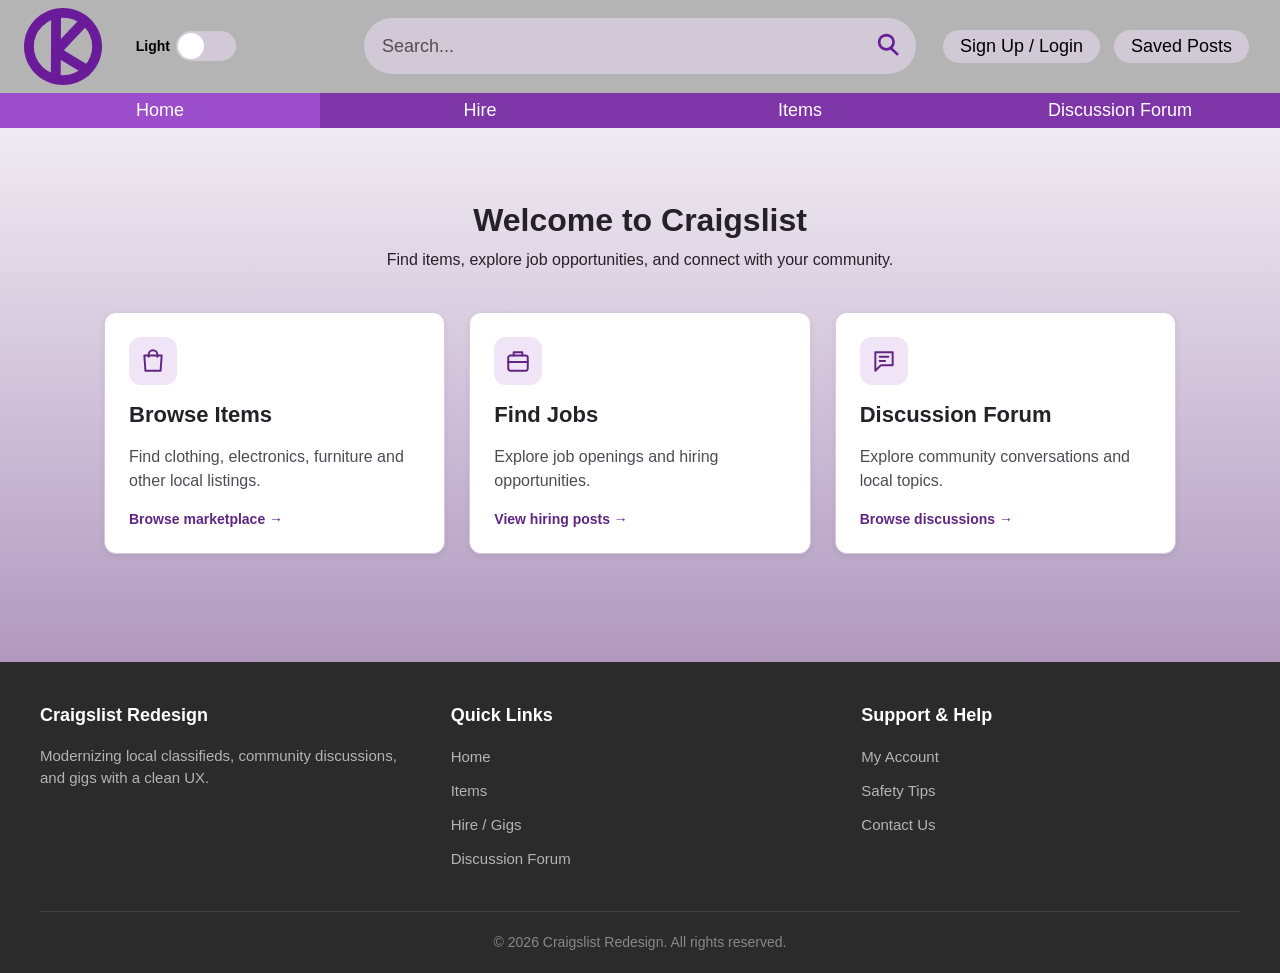
<file: Pages/index.html>
<!DOCTYPE html>
<html lang="en">
<head>
    <meta charset="UTF-8">
    <meta name="viewport" content="width=device-width, initial-scale=1.0">
    <title>Home - Craigslist Redesign</title>
    <link rel="stylesheet" href="../Style/style.css">

    <style>
        .home-main {
            --home-surface: #fff;
            --home-text: #242128;
            --home-muted: #514a56;
            --home-primary: #602583;
            --home-outline: #d7c9df;
            --home-icon: #f0e4f7;

            max-width: 1120px;
            margin: 0 auto;
            padding: 72px 24px 48px;
            color: var(--home-text);
        }

        /* Dark mode */
        html[data-theme="dark"] .home-main {
            --home-surface: #29252f;
            --home-text: #f5eff8;
            --home-muted: #ddd3e4;
            --home-primary: #e5b6ff;
            --home-outline: #82738e;
            --home-icon: #493357;
        }

        /* Homepage introduction */
        .home-intro {
            text-align: center;
            margin-bottom: 40px;
        }

        .home-intro h1 {
            font-size: 32px;
            line-height: 40px;
            font-weight: 700;
            margin-bottom: 8px;
        }

        .home-intro p {
            font-size: 16px;
            line-height: 24px;
        }

        /* Main task cards */
        .home-grid {
            display: grid;
            grid-template-columns: repeat(3, minmax(0, 1fr));
            gap: 24px;
        }

        .home-task {
            display: flex;
            flex-direction: column;
            gap: 16px;
            padding: 24px;
            min-height: 240px;
            border: 1px solid var(--home-outline);
            border-radius: 12px;
            background: var(--home-surface);
            color: var(--home-text);
            text-decoration: none;
            box-shadow: 0 2px 6px #00000012;
        }

        .home-task[hidden] {
            display: none;
        }

        .home-task:hover {
            border-color: var(--home-primary);
            box-shadow: 0 4px 12px #00000026;
        }

        .home-task:focus-visible {
            outline: 3px solid var(--home-primary);
            outline-offset: 4px;
        }

        .home-task h2 {
            font-size: 22px;
            line-height: 28px;
            font-weight: 600;
        }

        .home-task p {
            color: var(--home-muted);
            font-size: 16px;
            line-height: 24px;
        }

        .home-task-action {
            margin-top: auto;
            color: var(--home-primary);
            font-size: 14px;
            line-height: 20px;
            font-weight: 700;
        }

        /* Card icons */
        .home-icon {
            width: 48px;
            height: 48px;
            border-radius: 12px;
            background: var(--home-icon);
            color: var(--home-primary);
            display: grid;
            place-items: center;
        }

        .home-icon svg {
            width: 26px;
            height: 26px;
        }

        /* Smaller screens */
        @media (max-width: 760px) {
            .home-main {
                padding: 32px 20px;
            }

            .home-grid {
                grid-template-columns: 1fr;
                gap: 16px;
            }

            .home-task {
                min-height: 0;
            }
        }
    </style>
</head>

<body>

    <div id="header-placeholder"></div>

    <main class="content home-main">

        <div class="home-intro">
            <h1>Welcome to Craigslist</h1>
            <p>
                Find items, explore job opportunities,
                and connect with your community.
            </p>
        </div>

        <div class="home-grid" aria-label="Main tasks">

            <!-- Browse Items -->
            <a class="home-task" data-searchable href="search.html">

                <span class="home-icon" aria-hidden="true">
                    <svg viewBox="0 0 24 24"
                         fill="none"
                         stroke="currentColor"
                         stroke-width="1.8"
                         stroke-linecap="round"
                         stroke-linejoin="round">
                        <path d="M4 7h16l-1 14H5L4 7Z"/>
                        <path d="M8 8V6a4 4 0 0 1 8 0v2"/>
                    </svg>
                </span>

                <h2>Browse Items</h2>

                <p>
                    Find clothing, electronics, furniture
                    and other local listings.
                </p>

                <span class="home-task-action">
                    Browse marketplace &rarr;
                </span>

            </a>

            <!-- Find Jobs -->
            <a class="home-task" data-searchable href="hiring.html">

                <span class="home-icon" aria-hidden="true">
                    <svg viewBox="0 0 24 24"
                         fill="none"
                         stroke="currentColor"
                         stroke-width="1.8"
                         stroke-linecap="round"
                         stroke-linejoin="round">
                        <rect x="3" y="7" width="18" height="14" rx="2"/>
                        <path d="M8 7V4h8v3M3 13h18"/>
                    </svg>
                </span>

                <h2>Find Jobs</h2>

                <p>
                    Explore job openings and hiring opportunities.
                </p>

                <span class="home-task-action">
                    View hiring posts &rarr;
                </span>

            </a>

            <!-- Discussion Forum -->
            <a class="home-task" data-searchable href="discussions.html">

                <span class="home-icon" aria-hidden="true">
                    <svg viewBox="0 0 24 24"
                         fill="none"
                         stroke="currentColor"
                         stroke-width="1.8"
                         stroke-linecap="round"
                         stroke-linejoin="round">
                        <path d="M4 4h16v12H9l-5 5V4Z"/>
                        <path d="M8 8h8M8 12h5"/>
                    </svg>
                </span>

                <h2>Discussion Forum</h2>

                <p>
                    Explore community conversations and local topics.
                </p>

                <span class="home-task-action">
                    Browse discussions &rarr;
                </span>

            </a>

        </div>

    </main>
    
    <div id="footer-placeholder"></div>
    <script src="../Scripts/navigation.js" defer></script>

</body>
</html>
</file>
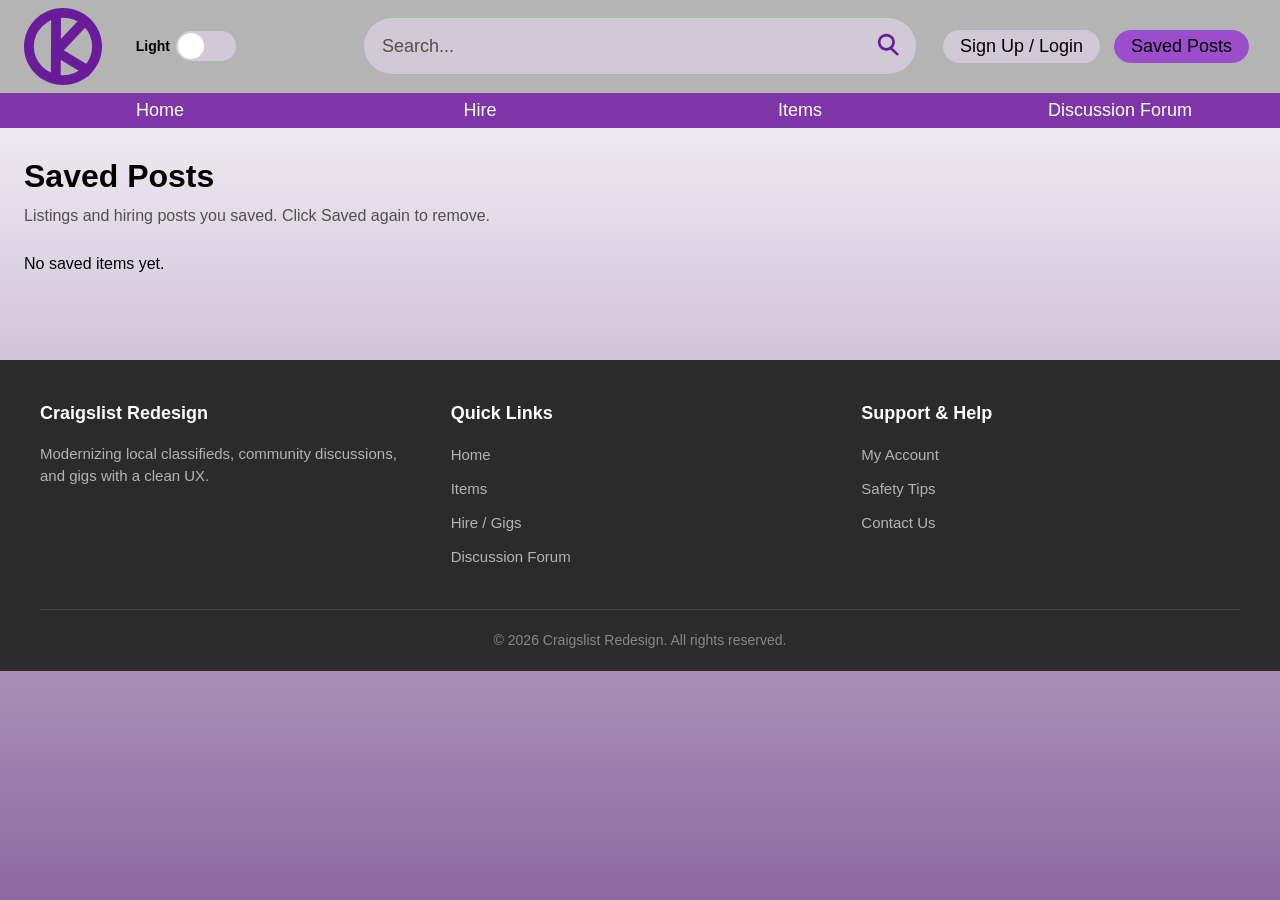
<file: Pages/saved.html>
<!DOCTYPE html>
<html lang="en">
<head>
    <meta charset="UTF-8">
    <meta name="viewport" content="width=device-width, initial-scale=1.0">
    <title>Saved Posts - Craigslist Redesign</title>
    <link rel="stylesheet" href="../Style/style.css">
</head>
<body>
    <div id="header-placeholder"></div>

    <main class="content hiring-posts">
        <div class="hiring-posts__header">
            <h1>Saved Posts</h1>
            <p>Listings and hiring posts you saved. Click Saved again to remove.</p>
        </div>

        <p id="saved-empty-state" hidden>No saved items yet.</p>
        <div id="saved-items-container" class="hiring-posts__grid"></div>
    </main>

    <div id="footer-placeholder"></div>

    <script src="../Scripts/navigation.js" defer></script>
    <script src="../Scripts/saved-items.js" defer></script>
</body>
</html>
</file>
<file: Style/style.css>
/* BASIC RESET */
* {
    margin: 0;
    padding: 0;
    box-sizing: border-box;
}

/* BASE STYLES */
body {
    font-family: Arial, sans-serif;
    line-height: 1.5;
    min-height: 100vh;
    background: #936CA9;
    background: linear-gradient(360deg, rgba(140, 105, 160, 1) 0%, rgba(255, 255, 255, 1) 100%);
    background-repeat: no-repeat;
    background-size: 100% 100%;
}

/* HEADER: desktop defaults */
.header {
    position: relative;
    display: flex;
    flex-direction: column;
    align-items: center;
    padding: 0;
    background: #b4b4b4;
    color: black;
}

.header_top {
    display: grid;
    grid-template-columns: minmax(320px, 1fr) minmax(0, 2fr) minmax(320px, 1fr);
    grid-template-areas: "left search right";
    align-items: center;
    gap: 20px;
    width: 100%;
    padding: 8px 24px;
    margin: 0 auto;
}

.header_top_left {
    grid-area: left;
    display: flex;
    align-items: center;
    justify-content: start;
    gap: 20px;
    min-width: 0;
}

.header_top_left .logo {
    position: static;
    transform: none;
}

.logo a {
    display: flex;
    align-items: center;
}

.logo img {
    display: block;
    width: 78px;
    height: auto;
}

.theme_toggle {
    position: static;
    transform: none;
    width: auto;
    height: auto;
    background-color: transparent;
    display: flex;
    align-items: center;
    justify-content: center;
    margin-right: 0;
}

.toggle_button {
    background-color: #ddd0e2be;
    width: 60px;
    height: 30px;
    border-radius: 15px;
    cursor: pointer;
    position: relative;
    transition: 0.2s;
}

.toggle_button::before {
    position: absolute;
    content: '';
    background-color: #ffffff;
    width: 26px;
    height: 26px;
    border-radius: 50%;
    top: 2px;
    left: 2px;
    transition: 0.2s;
}

.theme_toggle input:checked + .toggle_button {
    background-color: #936ca9;
}

.theme_toggle input:checked + .toggle_button:before{
    transform: translateX(30px);
}

.theme_toggle input[type="checkbox"] {
    display: none;
}

.search_bar {
    position: relative;
    grid-area: search;
    display: flex;
    align-items: center;
    justify-self: stretch;
    gap: 8px;
    width: 100%;
    min-width: 0;
    padding: 12px 12px;
    border-radius: 32px;
    background: #ddd0e2be;
}

.mobile-search-toggle,
.search-close-button {
    display: none;
}

.search_bar input {
    display: block;
    flex: 1;
    min-width: 0;
    padding: 4px 6px;
    border: none;
    border-radius: 8px;
    background: transparent;
    font-size: 18px;
    outline: none;
}

.search_bar input:focus-visible,
.search_bar button:focus-visible {
    outline: none;
}

.search_bar input::placeholder {
    color: #524f4f;
}

.search_bar button {
    position: static;
    transform: none;
    background: transparent;
    border: none;
    cursor: pointer;
    padding: 0;
    line-height: 0;
}

.search_bar button img {
    width: 32px;
    height: 32px;
}

.search_suggestions {
    position: absolute;
    top: calc(100% + 6px);
    left: 0;
    z-index: 20;
    width: 100%;
    max-height: 280px;
    overflow-y: auto;
    padding: 4px 0;
    border: 1px solid #ccc;
    border-radius: 8px;
    background: white;
    box-shadow: 0 4px 12px rgb(0 0 0 / 15%);
    list-style: none;
}

.search_suggestion button {
    display: block;
    width: 100%;
    padding: 8px 12px;
    color: #222;
    text-align: left;
    line-height: 1.4;
}

.search_suggestion button:hover,
.search_suggestion button:focus-visible {
    background: #f0e5f5;
    outline: none;
}

.search_empty_state {
    margin-top: 16px;
    color: #524f4f;
}

.header_top_right {
    grid-area: right;
    display: flex;
    align-items: center;
    justify-self: stretch;
    justify-content: space-around;
    font-size: 18px;
    background: transparent;
}


.header_top_right a,
.header_top_right a:visited,
.header_top_right a:active {
    color: inherit;
    text-decoration: none;
    white-space: nowrap;
    padding: 2px 16px;
    border: 1px solid transparent;
    border-radius: 32px;
    background-color: #ddd0e2be;
    transition: background-color 220ms ease-out, color 220ms ease-out;
}

.account-link img {
    display: none;
    width: 24px;
    height: 24px;
}

.mobile-saved-posts-link,
.mobile-settings-link {
    display: none !important;
}

.header_top_right a:hover,
.header_top_right a:focus-visible {
    border-color: #936ca9;
    background-color: #936ca9;
}

.header_top_right a[aria-current="page"] {
    border-color: #9c4dcc;
    background-color: #9c4dcc;
}

.header_nav_bottom {
    display: grid;
    grid-template-columns: repeat(4, minmax(0, 1fr));
    align-items: center;
    justify-content: center;
    gap: 0;
    width: 100%;
    padding: 0;
    background-color: #7e35a8;
}
/* #9c4dcc */
/* #7e35a8 */
/* #ddd0e2be*/
.header_nav_bottom a {
    display: block;
    color: white;
    padding: 4px 12px;
    font-size: 18px;
    text-align: center;
    text-decoration: none;
    transition: background-color 220ms ease-out, color 220ms ease-out;
}

.header_nav_bottom a:hover,
.header_nav_bottom a:focus-visible {
    background-color: #936ca9;
}

.header_nav_bottom a[aria-current="page"] {
    background-color: #9c4dcc;
}

.sidebar_button {
    background: transparent;
    border: none;
    cursor: pointer;
    display: none;
    flex-direction: column;
    gap: 4px;
    padding: 4px;
}
.sidebar_button span {
    width: 22px;
    height: 2px;
    background: currentColor;
    transition: transform 0.2s, opacity 0.2s;
}

.sidebar_button[aria-expanded="true"] span:first-child {
    transform: translateY(6px) rotate(45deg);
}

.sidebar_button[aria-expanded="true"] span:nth-child(2) {
    opacity: 0;
}

.sidebar_button[aria-expanded="true"] span:last-child {
    transform: translateY(-6px) rotate(-45deg);
}

/*FOOTER*/
.footer {
    background-color: #2b2b2b;
    color: #f1f1f1;
    padding: 40px 24px 20px 24px;
    margin-top: 60px;
    font-family: inherit;
}

.footer_content {
    max-width: 1200px;
    margin: 0 auto;
    display: grid;
    grid-template-columns: repeat(auto-fit, minmax(250px, 1fr));
    gap: 32px;
    padding-bottom: 30px;
    border-bottom: 1px solid #444;
}

.footer_col h3, 
.footer_col h4 {
    color: #ffffff;
    margin-bottom: 16px;
    font-size: 18px;
    font-weight: 600;
}

.footer_col p {
    color: #b4b4b4;
    font-size: 15px;
    line-height: 1.5;
}

.footer_col ul {
    list-style: none;
    padding: 0;
    margin: 0;
}

.footer_col ul li {
    margin-bottom: 10px;
}

.footer_col ul li a {
    color: #b4b4b4;
    text-decoration: none;
    font-size: 15px;
    transition: color 200s ease-out, padding-left 200s ease-out;
}

.footer_col ul li a:hover, 
.footer_col ul li a:focus-visible {
    color: #9c4dcc;
    padding-left: 4px;
}

.footer_bottom {
    max-width: 1200px;
    margin: 20px auto 0 auto;
    text-align: center;
    color: #888888;
    font-size: 14px;
}

/* CONTENT */
.content {
    padding: 24px;
}

.signup-page .body {
    min-height: 100vh;
    overflow: hidden;
}

.signup-page {
    font-size: 12px;
    text-align: center;
}

.signup-wrapper {
    box-sizing: border-box;
    height: 80vh;
    padding: 10px;
    border-radius: 0 20px 20px 0;
    display: flex;
    flex-direction: column;
    align-items: center;
    justify-content: center;
}

.signup-header {
    font-size: 3rem;
    font-weight: 900;
    text-transform: uppercase;
}

.signup-form {
    width: min(400px, 100%);
    margin-top: 20px;
    margin-bottom: 50px;
    display: flex;
    flex-direction: column;
    align-items: center;
    gap: 10px;
}

.signup-form > div {
    width: 100%;
    display: grid;
    grid-template-columns: 50px minmax(0, 1fr);
}

.signup-form label {
    flex-shrink: 0;
    height: 50px;
    width: 50px;
    background-color: #9c4dcc;
    border-radius: 10px 0 0 10px;
    display: flex;
    justify-content: center;
    align-items: center;
    font-size: 1.5rem;
    font-weight: 500;
}

.signup-form label svg {
    fill: white;
}

.signup-form label span {
    color: white;
    font-weight: 600;
}

.signup-form input {
    box-sizing: border-box;
    min-width: 0;
    height: 50px;
    padding: 1em;
    font: inherit;
    font-size: 16px;
    border-radius: 0 10px 10px 0;
    border: 2px solid #ddd0e2be;
    border-left: none;
    background-color: #ddd0e2be;
    transition: 150ms ease;
}

.signup-form input:hover {
    border-color:  #9c4dcc;
}

.signup-form input:focus {
    outline: none;
    border-color: #7e35a8;
}

.signup-form > div:has(> input:focus) > label {
    background-color: #7e35a8;
}


.signup-form input::placeholder {
    font-size: 16px;
}

.signup-form button {
    margin-top: 10px;
    border: none;
    border-radius: 1000px;
    padding: .85em 4em;
    background-color: #9c4dcc;
    color: white;
    font: inherit;
    font-weight: 600;
    text-transform: uppercase;
    cursor: pointer;
    transition: 150ms ease;
}   

.signup-form button:hover {
    background-color: #7e35a8;
}   

.signup-form button:focus {
    outline: none;
    background-color: #7e35a8;
}
.signup-page .signup-wrapper > p a {
    text-decoration: none;
    color: #9c4dcc;
}

.signup-page .signup-wrapper > p a:hover {
    text-decoration: underline;
}

.signup-form input::placeholder,
.signup-page .signup-wrapper > p {
    font-size: 16px;
}

.signup-form div.incorrect label {
    background-color: #de6464;
}

.signup-form div.incorrect input {
    border-color: #de6464;
}

.signup-form .field-error {
    grid-column: 2;
    margin-top: 8px;
    color: #de6464;
    font-size: 16px;
    line-height: 1.35;
    text-align: left;
}

.signup-form .field-error:empty {
    display: none;
}

.success-message {
    margin-bottom: 16px;
    color: #247a36;
    font-weight: 600;
}

/* Tablet adjustments */
@media (max-width: 1100px) {
    .header_top {
        grid-template-columns: minmax(232px, 1fr) minmax(160px, 1.5fr) minmax(232px, 1fr);
        grid-template-areas: "left search right";
        gap: 12px;
        padding: 8px 16px;
    }

    .header_top_left {
        gap: 6px;
    }

    .header_top_left .logo img {
        width: 52px;
    }

    .theme_toggle .toggle_button {
        width: 44px;
        height: 24px;
    }

    .theme_toggle .toggle_button::before {
        width: 20px;
        height: 20px;
    }

    .theme_toggle input:checked + .toggle_button::before {
        transform: translateX(20px);
    }

    .header_top_right {
        justify-content: flex-end;
        gap: 6px;
        font-size: 14px;
    }

    .header_top_right a {
        padding: 2px 6px;
    }
}

/* MOBILE RESPONSIVE */
@media (max-width: 700px) {
    .header_top {
        position: relative;
        grid-template-columns: minmax(0, 1fr) auto;
        grid-template-areas: "left right";
        gap: 8px;
        padding: 8px 10px;
    }

    .header_top_left {
        justify-content: flex-start;
        justify-self: start;
        gap: 5px;
    }

    .header_top_left .logo {
        position: absolute;
        top: 50%;
        left: 50%;
        transform: translate(-50%, -50%);
    }

    .mobile-search-toggle {
        display: inline-flex;
        align-items: center;
        justify-content: center;
        padding: 4px;
        border: 0;
        background: transparent;
        cursor: pointer;
    }

    .mobile-search-toggle img {
        display: block;
        width: 36px;
        height: 36px;
    }

    .header_top_left .logo img {
        width: 36px;
    }

    .theme_toggle {
        display: none;
    }

    .theme_toggle .toggle_button {
        width: 40px;
        height: 22px;
    }

    .theme_toggle {
        margin-left: 0;
        margin-right: 0;
    }

    .theme_toggle .toggle_button::before {
        width: 18px;
        height: 18px;
    }

    .theme_toggle input:checked + .toggle_button::before {
        transform: translateX(18px);
    }

    .search_bar {
        position: absolute;
        top: 50%;
        left: 8px;
        z-index: 12;
        grid-area: auto;
        width: 0;
        overflow: hidden;
        transform: translateY(-50%);
        opacity: 0;
        visibility: hidden;
        pointer-events: none;
        padding: 4px 0;
        gap: 4px;
        transition: none;
    }

    .header_top.is-search-open {
        z-index: 12;
    }

    .header_top.is-search-open .header_top_left,
    .header_top.is-search-open .header_top_right {
        visibility: hidden;
        opacity: 0;
        pointer-events: none;
    }

    .header_top.is-search-open .search_bar {
        width: calc(100vw - 16px);
        overflow: visible;
        padding: 4px 6px;
        opacity: 1;
        visibility: visible;
        pointer-events: auto;
        transition: width 0.25s ease, opacity 0.18s ease;
    }

    .search_bar input {
        font-size: 16px;
    }

    .search_bar button img {
        width: 22px;
        height: 22px;
    }

    .search_bar .search-close-button {
        display: inline-flex;
        align-items: center;
        justify-content: center;
        width: 26px;
        height: 26px;
        font-size: 24px;
    }

    .search-close-button span {
        line-height: 1;
    }

    .header_top_right {
        justify-self: end;
        gap: 6px;
        font-size: 14px;
    }

    .header_top_right .account-link {
        padding: 2px;
    }

    .account-link img {
        display: block;
        width: 28px;
        height: 28px;
    }

    .account-link span,
    .header_top_right .saved-posts-link {
        display: none;
    }

    .mobile-saved-posts-link,
    .mobile-settings-link {
        display: block !important;
    }

    .sidebar_button {
        display: flex;
        padding: 2px;
    }

    .header_nav_bottom {
        display: flex;
        flex-direction: column;
        align-items: stretch;
        position: fixed;
        inset: 0 auto 0 0;
        width: min(80vw, 320px);
        height: 100vh;
        padding: 64px 0 16px;
        gap: 0;
        z-index: 10;
        transform: translateX(-100%);
        visibility: hidden;
        transition: transform 0.25s ease, visibility 0s linear 0.25s;
    }

    .header_nav_bottom.is-open {
        transform: translateX(0);
        visibility: visible;
        box-shadow: 0 0 0 100vmax rgb(0 0 0 / 40%);
        transition: transform 0.25s ease;
    }

    .header_nav_bottom a {
        width: 100%;
        text-align: left;
    }

    .sidebar_button {
        display: flex;
    }
}


@media (prefers-reduced-motion: reduce) {
    .header_nav_bottom,
    .header_nav_bottom a,
    .header_top_right a {
        transition: none;
    }
}


/* PAGE LOADING FEEDBACK */
.page-loader {
    position: fixed;
    inset: 0;
    display: flex;
    align-items: center;
    justify-content: center;
    background: rgba(255, 255, 255, 0.82);
    z-index: 9999;
    opacity: 0;
    visibility: hidden;
    transition: opacity 0.2s ease, visibility 0s linear 0.2s;
}

.page-loader.is-visible {
    opacity: 1;
    visibility: visible;
    transition: opacity 0.2s ease;
}

.page-loader__spinner {
    width: 46px;
    height: 46px;
    border: 5px solid #d9d9d9;
    border-top-color: #9c4dcc;
    border-radius: 50%;
    animation: page-loader-spin 0.75s linear infinite;
}

@keyframes page-loader-spin {
    to {
        transform: rotate(360deg);
    }
}

@media (prefers-reduced-motion: reduce) {
    .page-loader {
        transition: none;
    }

    .page-loader__spinner {
        animation-duration: 1.5s;
    }
}
/* ACCESSIBILITY + DARK MODE */

/* Keep checkbox keyboard accessible instead of display:none */
.theme_toggle input[type="checkbox"] {
    position: absolute;
    width: 1px;
    height: 1px;
    margin: -1px;
    padding: 0;
    overflow: hidden;
    clip: rect(0, 0, 0, 0);
    white-space: nowrap;
    border: 0;
}

.theme_status {
    min-width: 3rem;
    margin-right: 6px;
    font-size: 0.875rem;
    font-weight: 600;
    text-align: right;
}

/* Visible keyboard focus */
.theme_toggle input:focus-visible + .toggle_button,
a:focus-visible,
button:focus-visible,
select:focus-visible,
input:focus-visible,
textarea:focus-visible {
    outline: 3px solid #6a1b9a;
    outline-offset: 3px;
}

/* DARK MODE */

html[data-theme="dark"] body {
    background: #242424;
    background: linear-gradient(360deg, rgba(140, 105, 160, 1) 0%, rgba(36, 36, 36, 1) 100%);
    background-repeat: no-repeat;
    background-size: 100% 100%;
    color: #f5f5f5;
}

html[data-theme="dark"] .header {
    background-color: #6e6e6e;
    color: #f5f5f5;
}

html[data-theme="dark"] .search_bar {
    background-color: #2b2b2b;
}

html[data-theme="dark"] .search_bar input {
    color: #f5f5f5;
}

html[data-theme="dark"] .search_bar input::placeholder {
    color: #bdbdbd;
}

html[data-theme="dark"] .search_suggestions {
    background-color: #1f1f1f;
    border-color: #666666;
    box-shadow: 0 4px 12px rgb(0 0 0 / 45%);
}

html[data-theme="dark"] .search_suggestion button {
    color: #f5f5f5;
}

html[data-theme="dark"] .search_suggestion button:hover,
html[data-theme="dark"] .search_suggestion button:focus-visible {
    background-color: #3a2447;
}

html[data-theme="dark"] .search_empty_state {
    color: #bdbdbd;
}

html[data-theme="dark"] .header_top_right a,
html[data-theme="dark"] .header_top_right a:visited,
html[data-theme="dark"] .header_top_right a:active {
    background-color: #2b2b2b;
    color: #f5f5f5;
    border-color: #555555;
}

html[data-theme="dark"] .header_top_right a:hover,
html[data-theme="dark"] .header_top_right a:active,
html[data-theme="dark"] .header_top_right a:focus-visible {
    background-color: #936ca9;
    border-color: #936ca9;
    color: #1c1c21;
}

html[data-theme="dark"] .header_top_right a[aria-current="page"] {
    background-color: #9c4dcc;
    border-color: #9c4dcc;
    color: #ffffff;
}

html[data-theme="dark"] .header_nav_bottom {
    background-color: #5a2478;
}

html[data-theme="dark"] .header_nav_bottom a {
    color: #ffffff;
}

html[data-theme="dark"] .header_nav_bottom a:hover,
html[data-theme="dark"] .header_nav_bottom a:focus-visible {
    background-color: #6a1b9a;
}

html[data-theme="dark"] .header_nav_bottom a[aria-current="page"] {
    background-color: #7e35a8;
}

/* HIRING POSTS */
/* Shared listing filters */
.market-filters {
    --filter-bg: #ffffff;
    --filter-text: #242128;
    --filter-border: #d7c9df;
    --filter-accent: #602583;
    --filter-muted: #514a56;
    --filter-selected: #f0e4f7;

    background: var(--filter-bg);
    color: var(--filter-text);
    border: 1px solid var(--filter-border);
    border-radius: 12px;
    padding: 24px;
    margin-bottom: 24px;
}

html[data-theme="dark"] .market-filters {
    --filter-bg: #29252f;
    --filter-text: #f5eff8;
    --filter-border: #82738e;
    --filter-accent: #e5b6ff;
    --filter-muted: #ddd3e4;
    --filter-selected: #493357;
    color-scheme: dark;
}

.filter-heading {
    display: flex;
    align-items: center;
    justify-content: space-between;
    gap: 16px;
    margin-bottom: 24px;
}

.filter-heading h2 {
    font-size: 24px;
    line-height: 32px;
    font-weight: 600;
    margin: 0;
}

.filter-controls {
    display: flex;
    flex-wrap: wrap;
    gap: 24px;
}

.filter-group {
    display: flex;
    flex-direction: column;
    gap: 8px;
    flex: 1;
    min-width: 200px;
}

.filter-group label {
    font-size: 14px;
    line-height: 20px;
    font-weight: 600;
}

.filter-group select {
    box-sizing: border-box;
    width: 100%;
    background: var(--filter-bg);
    color: var(--filter-text);
    border: 1px solid var(--filter-border);
    border-radius: 8px;
    padding: 12px 16px;
    font-size: 16px;
    line-height: 24px;
    min-height: 48px;
    cursor: pointer;
}

.filter-group select.active-filter {
    border-color: var(--filter-accent);
    background: var(--filter-selected);
}

#clearFilters {
    background: transparent;
    color: var(--filter-accent);
    border: 1px solid var(--filter-accent);
    border-radius: 24px;
    padding: 10px 16px;
    min-height: 44px;
    font-size: 14px;
    line-height: 20px;
    font-weight: 600;
    cursor: pointer;
}

#clearFilters:hover {
    background: var(--filter-accent);
    color: var(--filter-bg);
}

#clearFilters:disabled {
    opacity: 0.5;
    cursor: default;
    background: transparent;
    color: var(--filter-accent);
}

.market-filters button:focus-visible,
.market-filters select:focus-visible {
    outline: 3px solid var(--filter-accent);
    outline-offset: 3px;
}

.active-filters {
    display: flex;
    align-items: center;
    flex-wrap: wrap;
    gap: 8px;
    margin-top: 20px;
}

.active-filters:empty {
    display: none;
}

.filter-chip {
    display: inline-flex;
    align-items: center;
    gap: 8px;
    border: 1px solid var(--filter-accent);
    background: var(--filter-selected);
    color: var(--filter-accent);
    padding: 8px 12px;
    border-radius: 20px;
    font-size: 14px;
    line-height: 20px;
    cursor: pointer;
}

.filter-chip:hover {
    background: var(--filter-accent);
    color: var(--filter-bg);
}

#filterResults {
    color: var(--filter-muted);
    font-size: 14px;
    line-height: 20px;
    margin: 16px 0 0;
}

.hiring-card.filtered-out,
.hiring-card[hidden] {
    display: none !important;
}

@media (max-width: 600px) {
    .market-filters {
        padding: 16px;
    }

    .filter-controls {
        flex-direction: column;
        gap: 16px;
    }

    .filter-group {
        min-width: 0;
    }

    .filter-heading h2 {
        font-size: 22px;
    }
}

.hiring-posts {
    max-width: 1440px;
    margin: 0 auto;
}

.hiring-posts__header {
    margin-bottom: 24px;
}

.hiring-posts__header h1 {
    margin-bottom: 4px;
}

.hiring-posts__header p {
    color: #524f4f;
}

.hiring-posts__header--create {
    display: flex;
    align-items: flex-start;
    justify-content: space-between;
    gap: 24px;
}

.listing-create-button {
    flex: 0 0 auto;
    margin-top: 4px;
    border: 0;
    border-radius: 24px;
    background: #602583;
    color: #fff;
    padding: 12px 18px;
    font-size: 15px;
    font-weight: 700;
    cursor: pointer;
}

.listing-create-button:hover,
.listing-create-button:focus-visible {
    background: #7e35a8;
    color: #fff;
}

.listing-create-dialog {
    box-sizing: border-box;
    width: min(520px, calc(100vw - 32px));
    max-height: min(85vh, 720px);
    overflow: auto;
    margin: auto;
    border: 1px solid #d7c9df;
    border-radius: 16px;
    background: #fff;
    color: #242128;
    padding: 24px;
}

.listing-create-dialog::backdrop {
    background: rgb(36 33 40 / 55%);
}

.listing-create-form {
    display: grid;
    gap: 14px;
}

.listing-create-form label {
    display: grid;
    gap: 6px;
    font-weight: 700;
}

.listing-create-form input,
.listing-create-form select,
.listing-create-form textarea {
    box-sizing: border-box;
    width: 100%;
    border: 1px solid #d7c9df;
    border-radius: 8px;
    padding: 10px 12px;
    font: inherit;
}

.listing-create-form input[type="file"] {
    cursor: pointer;
}

.listing-create-actions {
    display: flex;
    justify-content: flex-end;
    gap: 8px;
}

.hiring-posts__grid {
    display: grid;
    grid-template-columns: repeat(auto-fill, minmax(min(100%, 300px), 1fr));
    gap: 24px;
}

.listing-card-grid {
    grid-auto-rows: 480px;
}

@media (max-width: 700px) {
    .hiring-posts__header--create {
        align-items: flex-start;
        gap: 12px;
    }

    #createListingPostButton {
        margin-top: 0;
        padding: 8px 12px;
        font-size: 13px;
        line-height: 1.2;
        white-space: nowrap;
    }
}

.listing-create-cancel {
    border: 1px solid #d7c9df;
    border-radius: 20px;
    background: transparent;
    color: #514a56;
    padding: 8px 14px;
    font: inherit;
    font-weight: 600;
    cursor: pointer;
}

.listing-create-status:empty {
    display: none;
}

.listing-create-status {
    color: #a12622;
    font-size: 0.875rem;
}

.contact-seller-dialog {
    box-sizing: border-box;
    width: min(520px, calc(100vw - 32px));
    max-height: min(85vh, 720px);
    overflow: auto;
    margin: auto;
    border: 1px solid #d7c9df;
    border-radius: 16px;
    background: #fff;
    color: #242128;
    padding: 24px;
}

.contact-seller-dialog::backdrop {
    background: rgb(36 33 40 / 55%);
}

.contact-seller-form {
    display: grid;
    gap: 14px;
}

.contact-seller-form label {
    display: grid;
    gap: 6px;
    font-weight: 700;
}

.contact-seller-form textarea {
    box-sizing: border-box;
    width: 100%;
    border: 1px solid #d7c9df;
    border-radius: 8px;
    padding: 10px 12px;
    font: inherit;
}

.contact-seller-recipient,
.contact-seller-listing {
    color: #514a56;
    font-size: 0.9rem;
}

.contact-seller-status {
    color: #247a36;
    font-size: 0.9rem;
}

.contact-seller-actions {
    display: flex;
    justify-content: flex-end;
    gap: 8px;
}

.card-action-buttons {
    display: flex;
    flex-wrap: wrap;
    gap: 8px;
    margin-top: 8px;
}

.card-action-buttons .save-item-btn,
.contact-seller-btn {
    margin-top: 0;
}

.contact-seller-btn {
    padding: 6px 12px;
    border: 1px solid #7e35a8;
    border-radius: 999px;
    background: #fff;
    color: #602583;
    font-size: 0.82rem;
    font-weight: 600;
    cursor: pointer;
}

.contact-seller-btn:hover,
.contact-seller-btn:focus-visible {
    background: #936ca9;
    color: #fff;
}

.account-panel {
    max-width: 760px;
    margin: 24px auto;
    padding: 24px;
    border: 1px solid #d7c9df;
    border-radius: 12px;
    background: #fff;
    color: #242128;
}

.account-panel h2 {
    margin-bottom: 16px;
}

.account-name {
    margin-bottom: 20px;
}

.account-form {
    display: grid;
    gap: 8px;
    max-width: 520px;
    margin-top: 20px;
}

.account-form input {
    box-sizing: border-box;
    width: 100%;
    border: 1px solid #d7c9df;
    border-radius: 8px;
    padding: 10px 12px;
    font: inherit;
}

.account-form button {
    justify-self: start;
}

.account-status {
    color: #a12622;
    font-size: 0.875rem;
}

.account-status:empty {
    display: none;
}

.account-messages {
    display: grid;
    gap: 12px;
}

.account-conversation {
    padding: 16px;
    border: 1px solid #e1d7e7;
    border-radius: 10px;
}

.account-conversation-listing {
    color: #6b6570;
    font-size: 0.9rem;
}

.account-chat-history {
    display: grid;
    gap: 8px;
    margin: 14px 0;
}

.account-chat-message {
    max-width: 85%;
    padding: 10px 12px;
    border-radius: 12px;
    background: #f3eff6;
    overflow-wrap: anywhere;
}

.account-chat-message--sent {
    margin-left: auto;
    background: #e9dcf1;
}

.account-message-direction {
    color: #602583;
    font-size: 0.875rem;
    font-weight: 700;
}

.account-conversation h3 {
    margin: 6px 0;
}

.account-chat-message time {
    display: block;
    margin-top: 10px;
    color: #6b6570;
    font-size: 0.8rem;
}

.account-chat-form {
    display: grid;
    grid-template-columns: minmax(0, 1fr) auto;
    gap: 8px;
    align-items: start;
}

.account-chat-form input {
    box-sizing: border-box;
    min-width: 0;
    width: 100%;
    border: 1px solid #d7c9df;
    border-radius: 999px;
    padding: 10px 14px;
    font: inherit;
}

.account-chat-form button {
    grid-column: 2;
    grid-row: 1;
    margin-top: 0;
    padding: 8px 14px;
}

.account-chat-form .account-status {
    grid-column: 1 / -1;
    margin: 0;
}

.account-sign-out {
    display: block;
    margin: 0 auto 24px;
}

.hiring-card {
    display: flex;
    flex-direction: column;
    height: 480px;
    overflow: hidden;
    border: 1px solid rgb(82 79 79 / 16%);
    border-radius: 12px;
    background: #fff;
    color: #222;
    box-shadow: 0 4px 14px rgb(0 0 0 / 12%);
}

.hiring-card__image {
    display: block;
    width: 100%;
    height: 200px;
    flex: 0 0 200px;
    object-fit: cover;
    background: #ddd0e2;
}

.hiring-card__body {
    display: flex;
    flex: 1;
    flex-direction: column;
    min-height: 0;
    padding: 18px;
}

.hiring-card__body h2 {
    margin-bottom: 8px;
    font-size: 1.25rem;
    line-height: 1.3;
}

.hiring-card__body > p {
    display: -webkit-box;
    overflow: hidden;
    -webkit-box-orient: vertical;
    -webkit-line-clamp: 3;
    line-clamp: 3;
    color: #524f4f;
}

.card-learn-more {
    align-self: flex-start;
    margin-top: 8px;
    border: 0;
    background: transparent;
    color: #7e35a8;
    padding: 0;
    font: inherit;
    font-size: 0.875rem;
    font-weight: 700;
    text-decoration: underline;
    text-underline-offset: 3px;
    cursor: pointer;
}

.card-details-dialog {
    width: min(560px, calc(100vw - 32px));
    max-height: min(80vh, 640px);
    overflow: auto;
    margin: auto;
    border: 1px solid #d7c9df;
    border-radius: 16px;
    background: #fff;
    color: #242128;
    padding: 24px;
}

.card-details-dialog::backdrop {
    background: rgb(36 33 40 / 55%);
}

.card-details-dialog h2 {
    margin-bottom: 12px;
}

.card-details-dialog p {
    white-space: pre-wrap;
}

.card-details-close {
    display: block;
    margin: 20px 0 0 auto;
    border: 0;
    border-radius: 20px;
    background: #602583;
    color: #fff;
    padding: 8px 16px;
    font: inherit;
    font-weight: 700;
    cursor: pointer;
}

.hiring-card__meta {
    display: flex;
    flex-wrap: wrap;
    justify-content: space-between;
    gap: 6px 12px;
    margin-top: auto;
    padding-top: 8px;
    border-top: 1px solid #e6e0e9;
    color: #7e35a8;
    font-size: 0.78rem;
}

.hiring-card__username {
    color: inherit;
    font-weight: 700;
}

html[data-theme="dark"] .hiring-posts__header p {
    color: #d0d0d0;
}

html[data-theme="dark"] .hiring-card {
    border-color: #555;
    background: #2b2b2b;
    color: #f5f5f5;
}

html[data-theme="dark"] .listing-create-dialog {
    border-color: #82738e;
    background: #29252f;
    color: #f5eff8;
}

html[data-theme="dark"] .contact-seller-dialog,
html[data-theme="dark"] .account-panel {
    border-color: #82738e;
    background: #29252f;
    color: #f5eff8;
}

html[data-theme="dark"] .listing-create-form input,
html[data-theme="dark"] .listing-create-form select,
html[data-theme="dark"] .listing-create-form textarea,
html[data-theme="dark"] .listing-create-cancel,
html[data-theme="dark"] .contact-seller-form textarea,
html[data-theme="dark"] .account-form input {
    border-color: #82738e;
    background: #29252f;
    color: #f5eff8;
}

html[data-theme="dark"] .listing-create-status {
    color: #ffb4a9;
}

html[data-theme="dark"] .contact-seller-recipient,
html[data-theme="dark"] .contact-seller-listing,
html[data-theme="dark"] .account-chat-message time,
html[data-theme="dark"] .account-conversation-listing {
    color: #d6c6df;
}

html[data-theme="dark"] .contact-seller-status {
    color: #9be0aa;
}

html[data-theme="dark"] .contact-seller-btn {
    border-color: #c77dff;
    background: #3a2b42;
    color: #f5f5f5;
}

html[data-theme="dark"] .account-conversation {
    border-color: #5c5065;
}

html[data-theme="dark"] .account-chat-message {
    background: #342d3b;
}

html[data-theme="dark"] .account-chat-message--sent {
    background: #493357;
}

html[data-theme="dark"] .account-chat-form input {
    border-color: #82738e;
    background: #29252f;
    color: #f5eff8;
}

html[data-theme="dark"] .account-message-direction {
    color: #d6a5f2;
}

html[data-theme="dark"] .account-status {
    color: #ffb4a9;
}

html[data-theme="dark"] .hiring-card__body > p,
html[data-theme="dark"] .hiring-card__meta {
    color: #d0d0d0;
}

html[data-theme="dark"] .hiring-card__meta {
    border-top-color: #555;
    color: #d6a5f2;
}

html[data-theme="dark"] .hiring-card__username {
    color: inherit;
}

html[data-theme="dark"] .card-learn-more {
    color: #d6a5f2;
}

html[data-theme="dark"] .card-details-dialog {
    border-color: #82738e;
    background: #29252f;
    color: #f5eff8;
}

html[data-theme="dark"] .toggle_button {
    background-color: #555555;
}

html[data-theme="dark"] .theme_toggle input:checked + .toggle_button {
    background-color: #7e35a8;
}

html[data-theme="dark"] .signup-wrapper,
html[data-theme="dark"] .signup-page {
    color: #f5f5f5;
}

html[data-theme="dark"] .signup-form input {
    background-color: #2b2b2b;
    border-color: #936ca9;
    color: #f5f5f5;
}

html[data-theme="dark"] .signup-form input:hover {
    border-color: #9c4dcc;
}

html[data-theme="dark"] .signup-form input:focus {
    border-color: #c77dff;
}

html[data-theme="dark"] .signup-form div.incorrect input {
    border-color: #de6464;
}

html[data-theme="dark"] .signup-form input::placeholder {
    color: #bdbdbd;
}

html[data-theme="dark"] .signup-page .signup-wrapper > p a {
    color: #d7a8f0;
}

html[data-theme="dark"] .signup-form .field-error {
    color: #ff8a80;
}

html[data-theme="dark"] .success-message {
    color: #6fd08c;
}

html[data-theme="dark"] .page-loader {
    background-color: rgb(18 18 18 / 86%);
}

html[data-theme="dark"] .page-loader__spinner {
    border-color: #555555;
    border-top-color: #c77dff;
}

/* Make dark icons visible */
html[data-theme="dark"] .account-link img,
html[data-theme="dark"] .mobile-search-toggle img,
html[data-theme="dark"] .search_bar button img {
    filter: brightness(0) invert(1);
}

/* Dark mode keyboard focus */
html[data-theme="dark"] .theme_toggle input:focus-visible + .toggle_button,
html[data-theme="dark"] a:focus-visible,
html[data-theme="dark"] button:focus-visible,
html[data-theme="dark"] select:focus-visible,
html[data-theme="dark"] input:focus-visible,
html[data-theme="dark"] textarea:focus-visible {
    outline-color: #d7a8f0;
}


/* Make dark mode toggle available on mobile */
@media (max-width: 700px) {
    .theme_toggle {
        display: flex;
        position: absolute;
        top: 50%;
        right: 78px;
        margin: 0;
        z-index: 13;
        transform: translateY(-50%);
    }

    .theme_status {
        display: none;
    }
}

.save-item-btn {
    margin-top: 8px;
    padding: 6px 12px;
    border: 1px solid #7e35a8;
    border-radius: 999px;
    background: #ddd0e2be;
    color: #222;
    font-size: 0.82rem;
    font-weight: 600;
    cursor: pointer;
    transition: background-color 180ms ease, color 180ms ease, border-color 180ms ease;
}

.save-item-btn:hover,
.save-item-btn:focus-visible {
    background: #936ca9;
    color: #fff;
}

.save-item-btn.is-saved {
    background: #7e35a8;
    border-color: #7e35a8;
    color: #fff;
}

html[data-theme="dark"] .save-item-btn {
    background: #3a2b42;
    border-color: #c77dff;
    color: #f5f5f5;
}

html[data-theme="dark"] .save-item-btn.is-saved {
    background: #9c4dcc;
    border-color: #c77dff;
    color: #fff;
}
</file>
